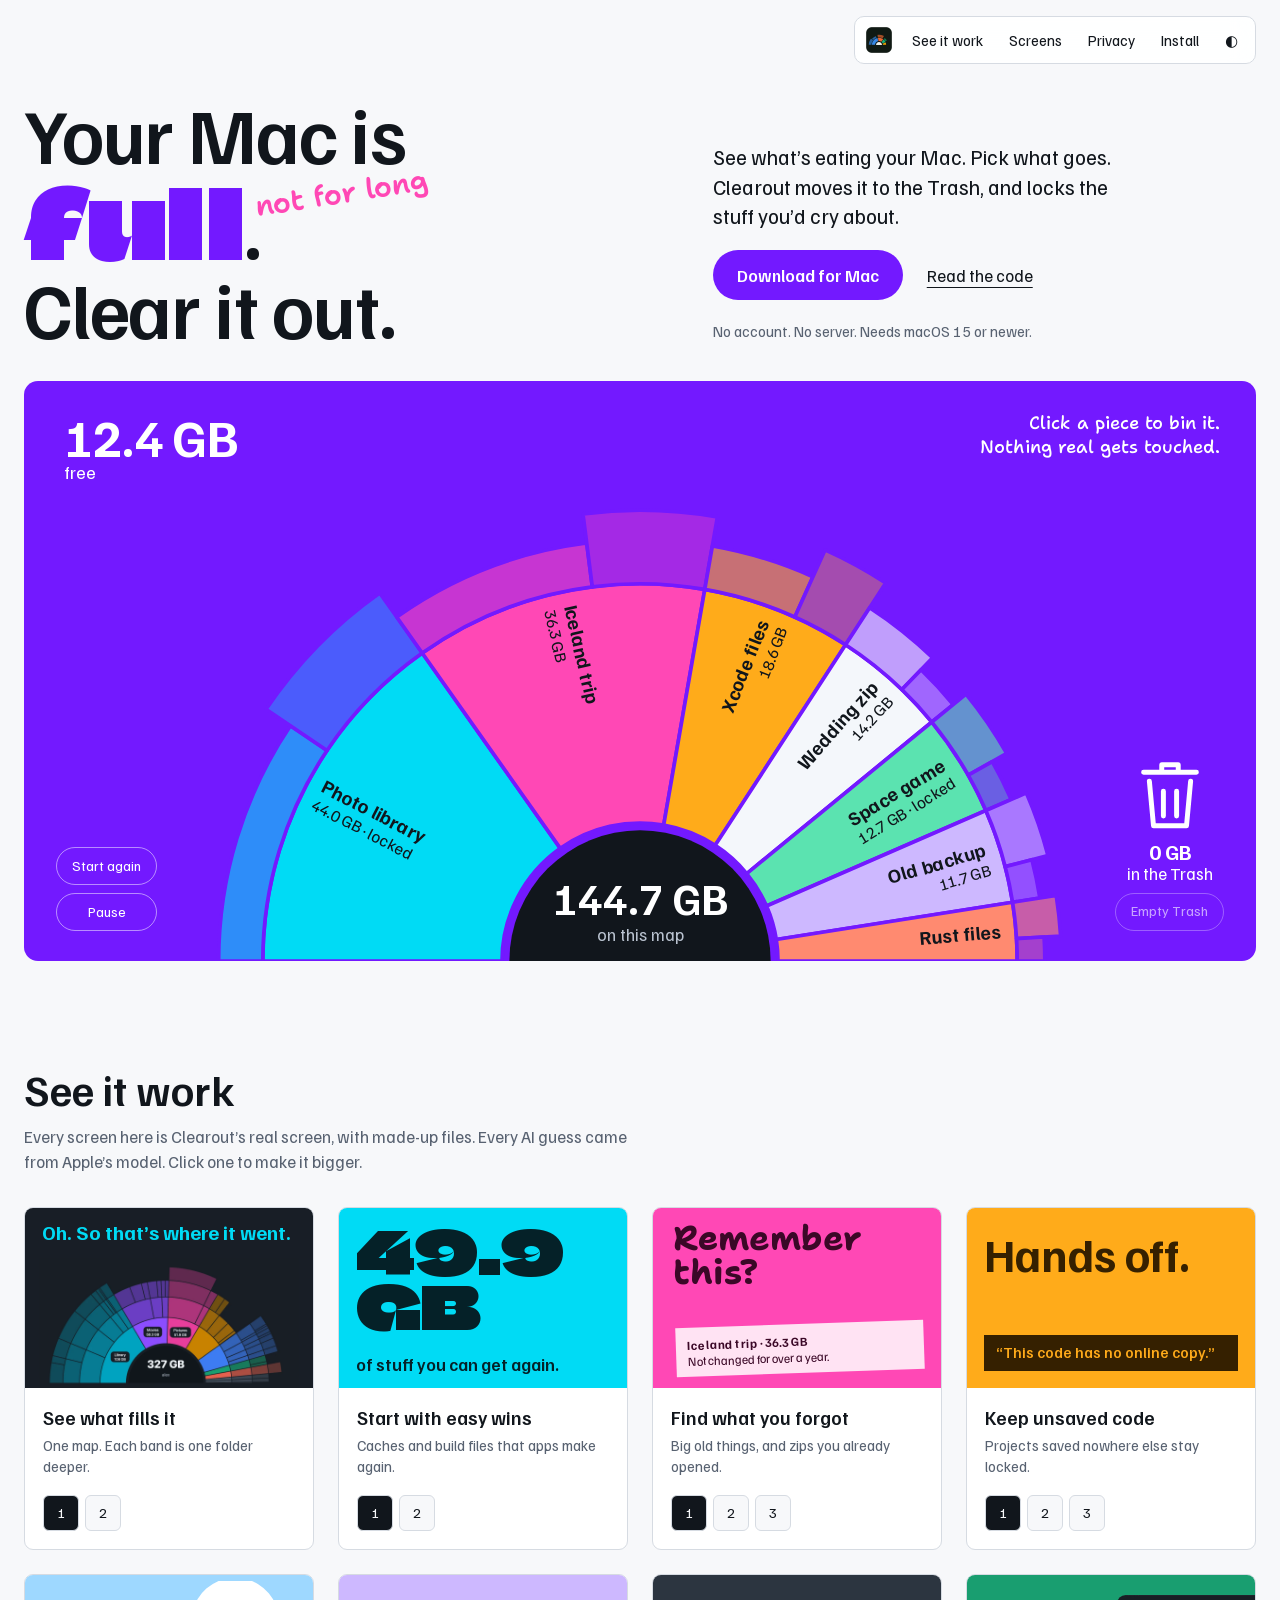
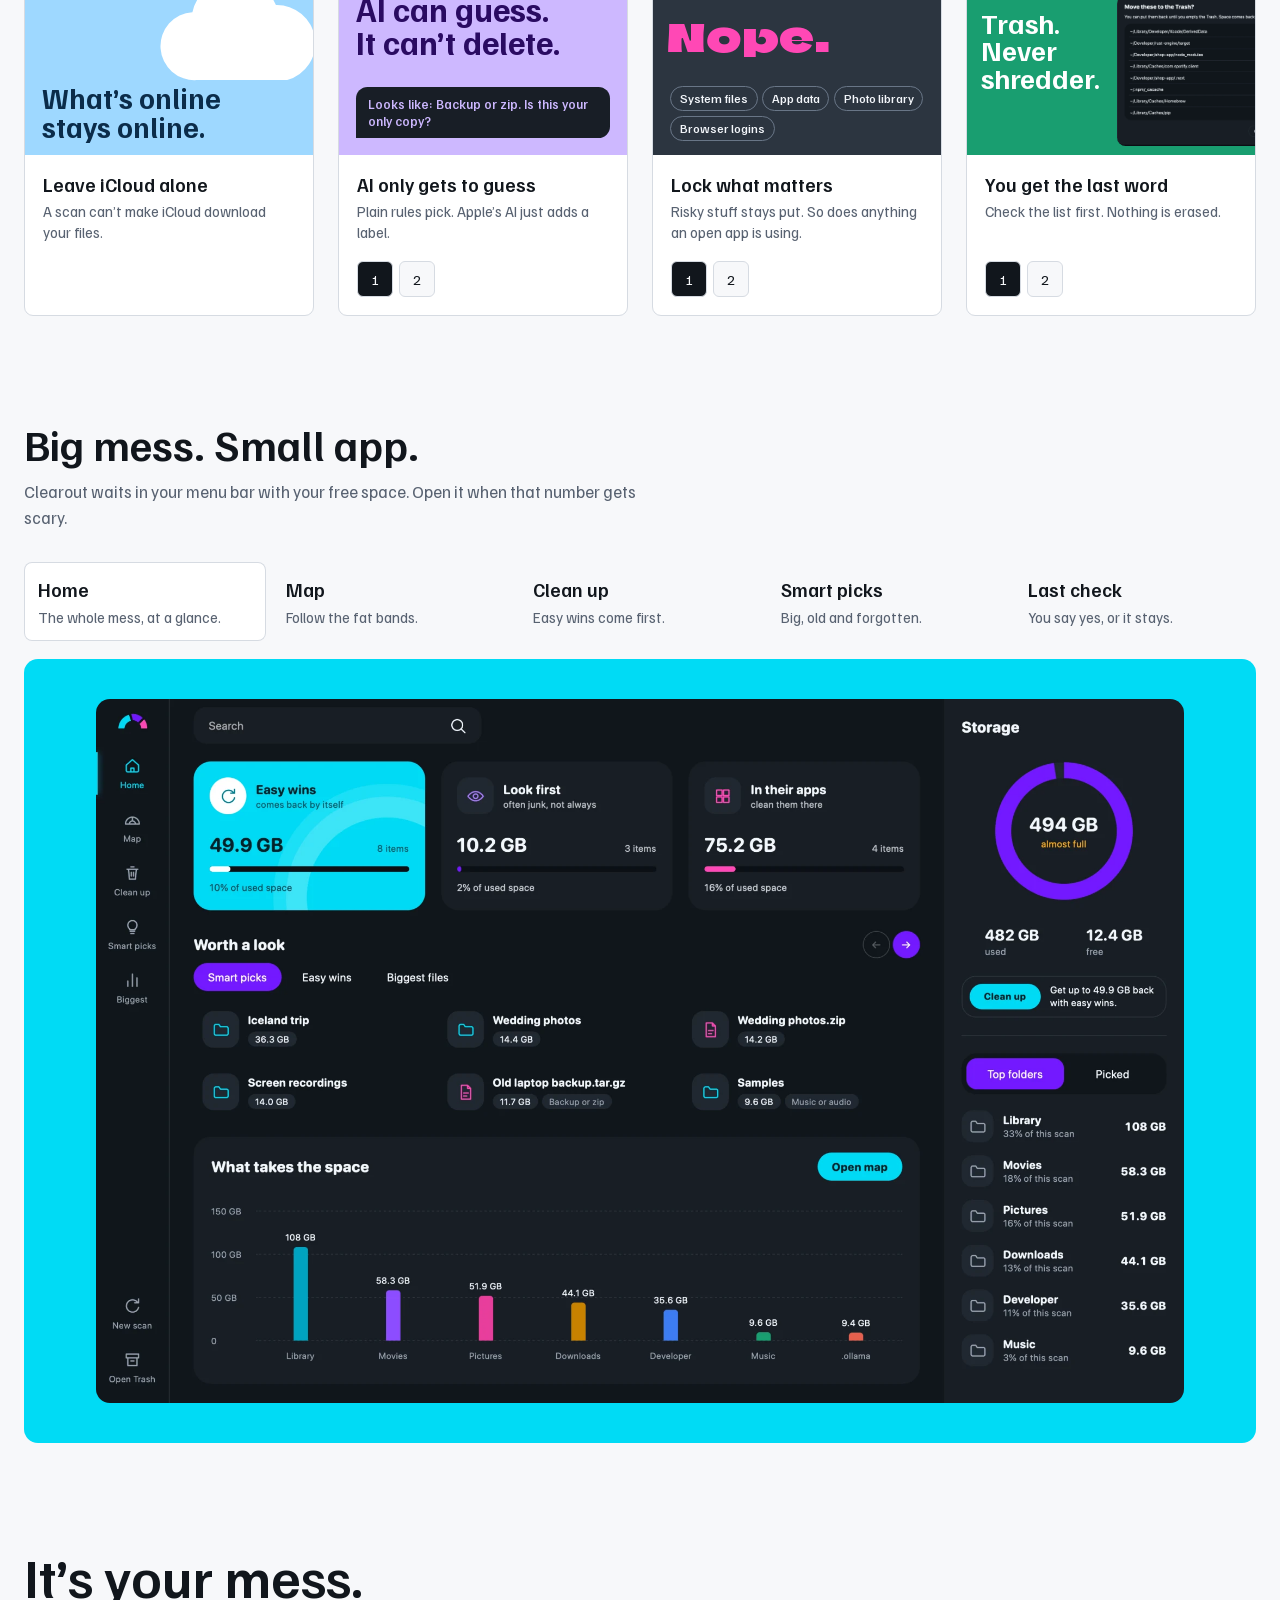
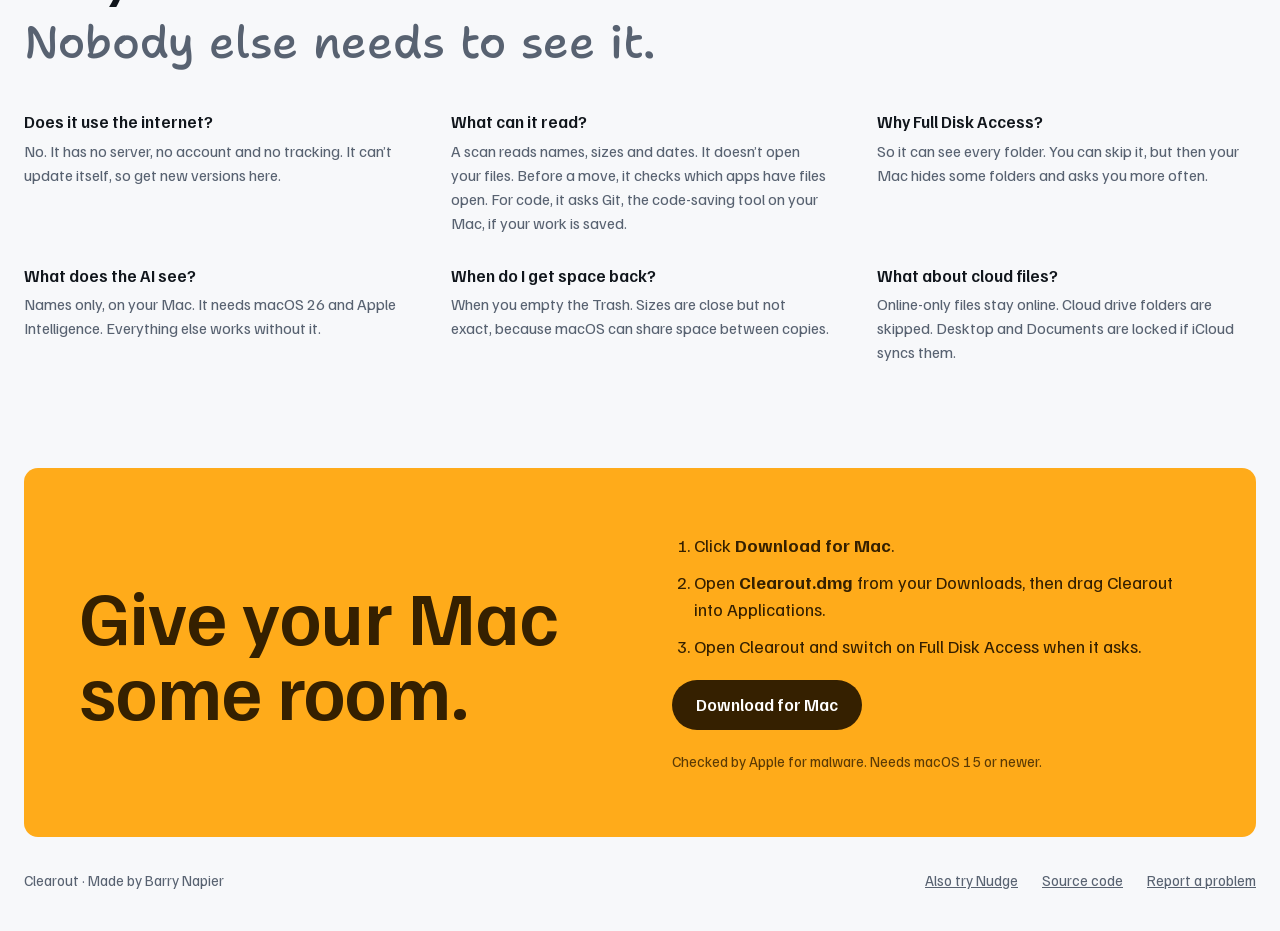
<file: site/index.html>
<!doctype html>
<html lang="en">
<head>
<meta charset="utf-8">
<meta name="viewport" content="width=device-width, initial-scale=1">
<title>Clearout · Your Mac is full. Clear it out.</title>
<meta name="description" content="A private disk cleaner for your Mac. See what fills it, pick what goes, and move it to the Trash. No account, no server.">
<link rel="canonical" href="https://clearout.bnapier.dev/">
<meta property="og:title" content="Clearout">
<meta property="og:type" content="website">
<meta property="og:url" content="https://clearout.bnapier.dev/">
<meta property="og:image" content="https://clearout.bnapier.dev/assets/share.jpg">
<meta property="og:description" content="Your Mac is full. Clear it out. A private disk cleaner that never leaves your Mac.">
<meta name="twitter:card" content="summary_large_image">
<meta name="color-scheme" content="light dark">
<link rel="icon" href="assets/favicon.png">
<link rel="preload" href="assets/fonts/climate.woff2" as="font" type="font/woff2" crossorigin>
<link rel="stylesheet" href="styles.css">
<script>
  try { const t = localStorage.getItem('theme'); if (t) document.documentElement.dataset.theme = t } catch {}
</script>
<script src="main.js" defer></script>
</head>
<body>

<nav class="nav" aria-label="Main">
  <a class="home" href="#top" aria-label="Clearout, top of page"><img src="assets/icon.png" width="32" height="32" alt=""></a>
  <a class="wide" href="#films">See it work</a>
  <a class="wide" href="#screens">Screens</a>
  <a class="wide" href="#privacy">Privacy</a>
  <a href="#install">Install</a>
  <button id="theme" type="button" aria-label="Switch between light and dark">◐</button>
</nav>

<main id="top">
  <header class="hero">
    <h1 aria-label="Your Mac is full. Clear it out.">
      <span aria-hidden="true">Your Mac is<br><span class="full" id="full">full<i>not for long</i></span>.<br>Clear it out.</span>
    </h1>
    <div class="pitch">
      <p>See what’s eating your Mac. Pick what goes. Clearout moves it to the Trash, and locks the stuff you’d cry about.</p>
      <div class="actions">
        <a class="download" href="https://github.com/barry-napier/clearout/releases/latest/download/Clearout.dmg">Download for Mac</a>
        <a class="source" href="https://github.com/barry-napier/clearout">Read the code</a>
      </div>
      <p class="needs">No account. No server. Needs macOS 15 or newer.</p>
    </div>
  </header>

  <section class="stage" id="stage" aria-label="Clearout demo, with made-up files">
    <p class="free"><b id="free">12.4 GB</b> <span>free</span></p>
    <p class="say" id="say">Click a piece to bin it.<br>Nothing real gets touched.</p>
    <svg id="map" class="map" viewBox="0 0 1000 500" role="group" aria-label="Space map"></svg>
    <div class="chips" id="chips"></div>
    <div class="bin">
      <svg id="can" viewBox="0 0 80 88" aria-hidden="true"><path class="lid" d="M8 16h64M30 16V7h20v9"/><path d="M15 27l5 54h40l5-54M32 39v30M48 39v30"/></svg>
      <p><b id="binned">0 GB</b><br>in the Trash</p>
      <button id="empty" type="button" disabled>Empty Trash</button>
    </div>
    <div class="stage-controls">
      <button id="reset" type="button">Start again</button>
      <button id="pause" type="button">Pause</button>
    </div>
  </section>

  <section id="films" class="section">
    <div class="section-head">
      <h2>See it work</h2>
      <p>Every screen here is Clearout’s real screen, with made-up files. Every AI guess came from Apple’s model. Click one to make it bigger.</p>
    </div>

    <div class="gallery">
      <article class="card">
        <button class="film f-map" type="button" aria-label="Enlarge: See what fills it">
          <span class="take" data-take="1"><span class="line">Oh. So that’s where it went.</span><img src="assets/shots/crop-fan.webp" width="1100" height="552" alt=""></span>
          <span class="take" data-take="2" hidden><span class="line">Click in. Dig down.</span><img src="assets/shots/crop-fan-developer.webp" width="1100" height="552" alt=""></span>
        </button>
        <div class="meta">
          <h3>See what fills it</h3>
          <p>One map. Each band is one folder deeper.</p>
          <div class="takes" role="group" aria-label="Map examples"></div>
        </div>
      </article>

      <article class="card">
        <button class="film f-easy" type="button" aria-label="Enlarge: Start with easy wins">
          <span class="take" data-take="1"><span class="big">49.9<br>GB</span><span class="line">of stuff you can get again.</span></span>
          <span class="take" data-take="2" hidden><span class="line top">Junk, with reasons.</span><img src="assets/shots/crop-easy.webp" width="1100" height="651" alt=""></span>
        </button>
        <div class="meta">
          <h3>Start with easy wins</h3>
          <p>Caches and build files that apps make again.</p>
          <div class="takes" role="group" aria-label="Easy win examples"></div>
        </div>
      </article>

      <article class="card">
        <button class="film f-smart" type="button" aria-label="Enlarge: Find what you forgot">
          <span class="take" data-take="1"><span class="line">Remember<br>this?</span><span class="note"><b>Iceland trip · 36.3 GB</b>Not changed for over a year.</span></span>
          <span class="take" data-take="2" hidden><span class="line">Got it<br>twice?</span><span class="note"><b>Wedding photos.zip · 14.2 GB</b>A folder with the same name is next to it.</span></span>
          <span class="take" data-take="3" hidden><span class="line small">The dusty corners.</span><img src="assets/shots/crop-smart.webp" width="1100" height="651" alt=""></span>
        </button>
        <div class="meta">
          <h3>Find what you forgot</h3>
          <p>Big old things, and zips you already opened.</p>
          <div class="takes" role="group" aria-label="Smart pick examples"></div>
        </div>
      </article>

      <article class="card">
        <button class="film f-code" type="button" aria-label="Enlarge: Keep unsaved code">
          <span class="take" data-take="1"><span class="line">Hands off.</span><span class="why">“This code has no online copy.”</span></span>
          <span class="take" data-take="2" hidden><span class="line">Not yet.</span><span class="why">“It has 2 changed files not saved.”</span></span>
          <span class="take" data-take="3" hidden><span class="line small">Save these first.</span><img src="assets/shots/crop-locked.webp" width="1100" height="410" alt=""></span>
        </button>
        <div class="meta">
          <h3>Keep unsaved code</h3>
          <p>Projects saved nowhere else stay locked.</p>
          <div class="takes" role="group" aria-label="Unsaved code examples"></div>
        </div>
      </article>

      <article class="card">
        <button class="film f-cloud" type="button" aria-label="Enlarge: Leave iCloud alone">
          <span class="take" data-take="1">
            <svg class="cloud" viewBox="0 0 120 74" aria-hidden="true"><path d="M28 70a24 24 0 0 1-3-48A31 31 0 0 1 84 17a27 27 0 0 1 8 53z"/></svg>
            <span class="line">What’s online<br>stays online.</span>
          </span>
        </button>
        <div class="meta">
          <h3>Leave iCloud alone</h3>
          <p>A scan can’t make iCloud download your files.</p>
        </div>
      </article>

      <article class="card">
        <button class="film f-ai" type="button" aria-label="Enlarge: AI only gets to guess">
          <span class="take" data-take="1"><span class="line">AI can guess.<br>It can’t delete.</span><span class="guess">Looks like: Backup or zip. Is this your only copy?</span></span>
          <span class="take" data-take="2" hidden><span class="line">You know.<br>It doesn’t.</span><span class="guess">Looks like: Game project. Do you still work on this game?</span></span>
        </button>
        <div class="meta">
          <h3>AI only gets to guess</h3>
          <p>Plain rules pick. Apple’s AI just adds a label.</p>
          <div class="takes" role="group" aria-label="AI examples"></div>
        </div>
      </article>

      <article class="card">
        <button class="film f-locks" type="button" aria-label="Enlarge: Lock what matters">
          <span class="take" data-take="1"><span class="line">Nope.</span><span class="doors"><span>System files</span><span>App data</span><span>Photo library</span><span>Browser logins</span></span></span>
          <span class="take" data-take="2" hidden><span class="line">Busy.</span><span class="why">“Spotify is using this. Quit it first.”</span></span>
        </button>
        <div class="meta">
          <h3>Lock what matters</h3>
          <p>Risky stuff stays put. So does anything an open app is using.</p>
          <div class="takes" role="group" aria-label="Lock examples"></div>
        </div>
      </article>

      <article class="card">
        <button class="film f-trash" type="button" aria-label="Enlarge: You get the last word">
          <span class="take" data-take="1"><span class="line">Trash.<br>Never<br>shredder.</span><img src="assets/shots/crop-confirm.webp" width="1100" height="799" alt=""></span>
          <span class="take" data-take="2" hidden><span class="line wide-line">Changed your mind? Put it back.</span><span class="after">It’s all there until you empty the Trash.</span></span>
        </button>
        <div class="meta">
          <h3>You get the last word</h3>
          <p>Check the list first. Nothing is erased.</p>
          <div class="takes" role="group" aria-label="Trash examples"></div>
        </div>
      </article>
    </div>
  </section>

  <section id="screens" class="section screens">
    <div class="section-head">
      <h2>Big mess. Small app.</h2>
      <p>Clearout waits in your menu bar with your free space. Open it when that number gets scary.</p>
    </div>
    <div class="tabs" role="group" aria-label="Screenshots">
      <button type="button" data-screen="home" aria-pressed="true"><b>Home</b><span>The whole mess, at a glance.</span></button>
      <button type="button" data-screen="map" aria-pressed="false"><b>Map</b><span>Follow the fat bands.</span></button>
      <button type="button" data-screen="cleanup" aria-pressed="false"><b>Clean up</b><span>Easy wins come first.</span></button>
      <button type="button" data-screen="smart" aria-pressed="false"><b>Smart picks</b><span>Big, old and forgotten.</span></button>
      <button type="button" data-screen="confirm" aria-pressed="false"><b>Last check</b><span>You say yes, or it stays.</span></button>
    </div>
    <div class="screen">
      <img id="screen" src="assets/shots/home.webp" width="2000" height="1295" loading="lazy" alt="Clearout Home screen">
    </div>
  </section>

  <section id="privacy" class="section privacy">
    <h2>It’s your mess.<br><em>Nobody else needs to see it.</em></h2>
    <dl>
      <div><dt>Does it use the internet?</dt><dd>No. It has no server, no account and no tracking. It can’t update itself, so get new versions here.</dd></div>
      <div><dt>What can it read?</dt><dd>A scan reads names, sizes and dates. It doesn’t open your files. Before a move, it checks which apps have files open. For code, it asks Git, the code-saving tool on your Mac, if your work is saved.</dd></div>
      <div><dt>Why Full Disk Access?</dt><dd>So it can see every folder. You can skip it, but then your Mac hides some folders and asks you more often.</dd></div>
      <div><dt>What does the AI see?</dt><dd>Names only, on your Mac. It needs macOS 26 and Apple Intelligence. Everything else works without it.</dd></div>
      <div><dt>When do I get space back?</dt><dd>When you empty the Trash. Sizes are close but not exact, because macOS can share space between copies.</dd></div>
      <div><dt>What about cloud files?</dt><dd>Online-only files stay online. Cloud drive folders are skipped. Desktop and Documents are locked if iCloud syncs them.</dd></div>
    </dl>
  </section>

  <section id="install" class="section install">
    <h2>Give your Mac some room.</h2>
    <div class="steps">
      <ol>
        <li>Click <b>Download for Mac</b>.</li>
        <li>Open <b>Clearout.dmg</b> from your Downloads, then drag Clearout into Applications.</li>
        <li>Open Clearout and switch on Full Disk Access when it asks.</li>
      </ol>
      <a class="download" href="https://github.com/barry-napier/clearout/releases/latest/download/Clearout.dmg">Download for Mac</a>
      <p class="needs">Checked by Apple for malware. Needs macOS 15 or newer.</p>
    </div>
  </section>
</main>

<footer>
  <span>Clearout · Made by Barry Napier</span>
  <a href="https://nudge.bnapier.dev">Also try Nudge</a>
  <a href="https://github.com/barry-napier/clearout">Source code</a>
  <a href="https://github.com/barry-napier/clearout/issues">Report a problem</a>
</footer>

<dialog id="viewer" aria-label="Bigger view">
  <button class="close" type="button">Close</button>
  <div id="viewer-film"></div>
</dialog>

</body>
</html>
</file>
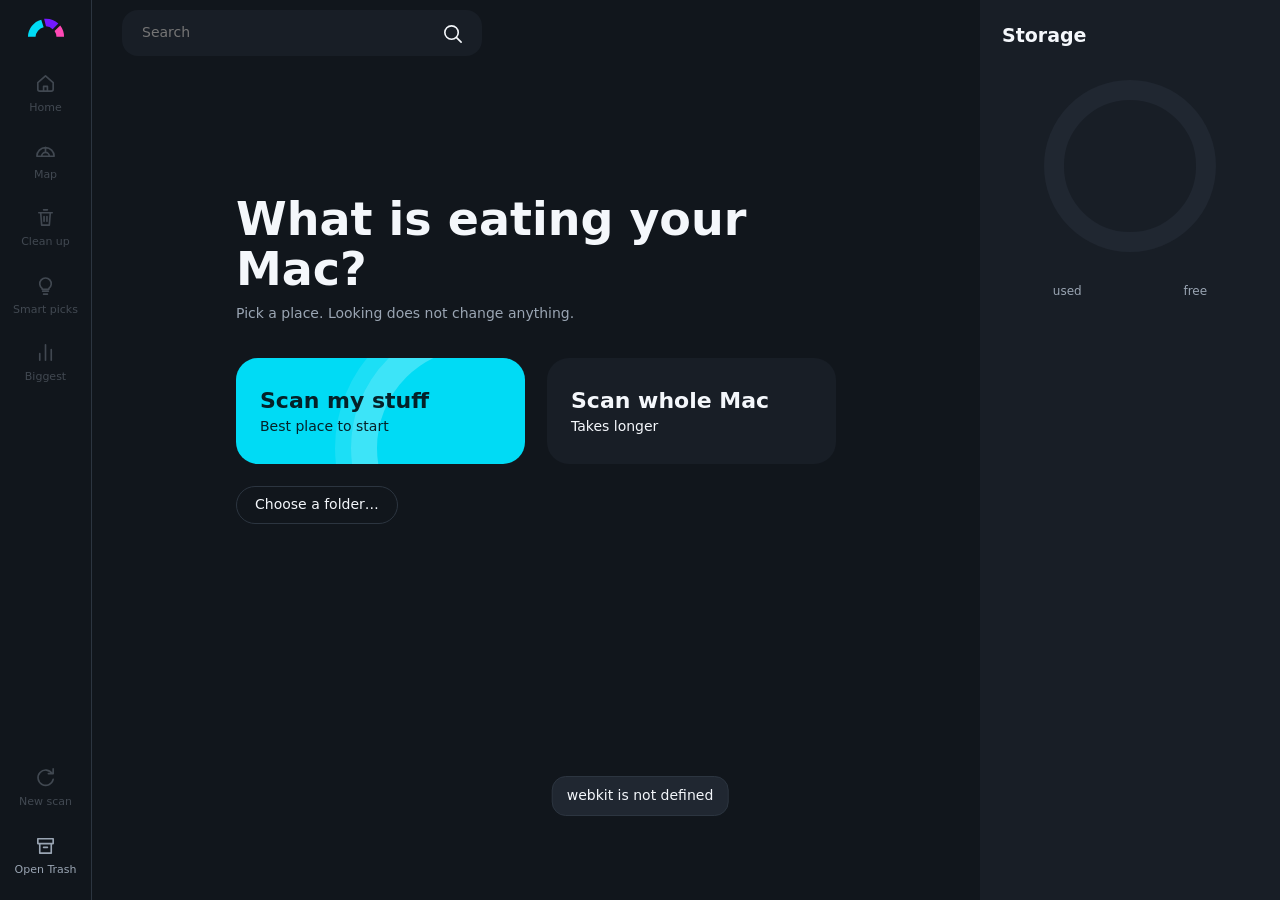
<file: Clearout/Web/index.html>
<!doctype html>
<html lang="en">
<head>
  <meta charset="utf-8">
  <meta http-equiv="Content-Security-Policy" content="default-src 'self'; connect-src 'none'; base-uri 'none'; form-action 'none'">
  <meta name="viewport" content="width=device-width, initial-scale=1">
  <title>Clearout</title>
  <link rel="stylesheet" href="style.css">
  <script src="app.js" defer></script>
</head>
<body>
  <nav class="rail" aria-label="Screens">
    <svg class="mark" viewBox="0 0 40 26" aria-hidden="true">
      <path class="mark-a" d="M1 24A19 19 0 0 1 15 6L17.5 14A11 11 0 0 0 9 24Z"/>
      <path class="mark-b" d="M18 5A19 19 0 0 1 33 10L27 16A11 11 0 0 0 20 13Z"/>
      <path class="mark-c" d="M35 12A19 19 0 0 1 39 24L31 24A11 11 0 0 0 29 18Z"/>
    </svg>
    <button data-tab="home" disabled>
      <svg viewBox="0 0 24 24"><path d="M4 11l8-7 8 7v7a2 2 0 0 1-2 2H6a2 2 0 0 1-2-2zM10 20v-5h4v5"/></svg>Home
    </button>
    <button data-tab="map" disabled>
      <svg viewBox="0 0 24 24"><path d="M3 18a9 9 0 0 1 18 0zM8 18a4 4 0 0 1 8 0M12 9v5"/></svg>Map
    </button>
    <button data-tab="cleanup" disabled>
      <svg viewBox="0 0 24 24"><path d="M5 7h14M10 4h4M7 7l1 13h8l1-13M10.5 11v5M13.5 11v5"/></svg>Clean up
    </button>
    <button data-tab="smart" disabled>
      <svg viewBox="0 0 24 24"><path d="M9 18h6M10 21h4M8.5 15a6 6 0 1 1 7 0v1h-7z"/></svg>Smart picks
    </button>
    <button data-tab="biggest" disabled>
      <svg viewBox="0 0 24 24"><path d="M6 20v-7M12 20V4M18 20v-11"/></svg>Biggest
    </button>
    <button id="again" class="bottom" disabled>
      <svg viewBox="0 0 24 24"><path d="M19 8a8 8 0 1 0 1 6M20 3v5h-5"/></svg>New scan
    </button>
    <button id="trash">
      <svg viewBox="0 0 24 24"><path d="M4 5h16v5H4zM6 10v10h12V10M10 14h4"/></svg>Open Trash
    </button>
  </nav>

  <div class="center">
    <header>
      <label class="search">
        <input id="search" type="search" placeholder="Search" aria-label="Search by name" autocomplete="off" spellcheck="false" disabled>
        <svg viewBox="0 0 24 24" aria-hidden="true"><circle cx="11" cy="11" r="7"/><path d="M16 16l5 5"/></svg>
      </label>
      <span id="scan-note"></span>
    </header>

    <main>
      <section id="start" class="screen">
        <h1>What is eating your Mac?</h1>
        <p>Pick a place. Looking does not change anything.</p>
        <div class="choices">
          <button class="choice featured" id="scan-home"><b>Scan my stuff</b><span>Best place to start</span></button>
          <button class="choice" id="scan-disk"><b>Scan whole Mac</b><span>Takes longer</span></button>
        </div>
        <button class="pill outline" id="scan-choose">Choose a folder…</button>
      </section>

      <section id="busy" class="screen" hidden>
        <div class="loader">
          <i></i>
          <strong id="busy-size">0 MB</strong>
        </div>
        <h2 id="busy-count">Starting…</h2>
        <p id="busy-path" class="path"></p>
        <p>If your Mac asks for permission, click Allow.</p>
        <button class="pill outline" id="stop">Stop</button>
      </section>

      <section id="results" hidden>
        <div id="notice" hidden>
          <span id="notice-text"></span>
          <button class="pill cyan" id="access">Show hidden folders</button>
        </div>

        <div id="home" class="page">
          <div id="cards"></div>
          <div class="heading">
            <h2>Worth a look</h2>
            <div class="arrows">
              <button id="back" class="round" aria-label="Show the items before">←</button>
              <button id="next" class="round next" aria-label="Show more items">→</button>
            </div>
          </div>
          <div class="pills">
            <button class="pill" data-feed="smart">Smart picks</button>
            <button class="pill" data-feed="again">Easy wins</button>
            <button class="pill" data-feed="biggest">Biggest files</button>
          </div>
          <div id="tiles"></div>
          <div class="panel">
            <div class="heading">
              <h2>What takes the space</h2>
              <button class="pill cyan" id="open-map">Open map</button>
            </div>
            <div id="chart"></div>
          </div>
        </div>

        <div id="map" class="page" hidden>
          <div class="panel">
            <nav id="crumbs" aria-label="Folder path"></nav>
            <svg id="fan" viewBox="0 0 760 410" role="img" aria-label="Space map. The list below has the same items."></svg>
            <p id="detail" class="path"></p>
            <p class="help">Each band is one folder deeper. Click a piece to go in. Click the middle to go back.</p>
          </div>
          <ul id="map-list" class="list"></ul>
        </div>

        <div id="cleanup" class="page" hidden></div>
        <div id="smart" class="page" hidden></div>
        <div id="biggest" class="page" hidden></div>
        <div id="found" class="page" hidden></div>
      </section>
    </main>

    <footer id="pile" hidden>
      <div><strong id="pile-size"></strong> <span id="pile-count"></span></div>
      <button class="pill outline" id="pile-clear">Clear picks</button>
      <button class="pill cyan" id="pile-review">Check and move to Trash</button>
    </footer>
  </div>

  <aside>
    <h2>Storage</h2>
    <div class="ring">
      <svg viewBox="0 0 200 200" aria-hidden="true">
        <circle class="track" cx="100" cy="100" r="80"/>
        <circle id="ring" class="value" cx="100" cy="100" r="80" pathLength="100"/>
      </svg>
      <p><strong id="ring-size"></strong><span id="ring-label"></span></p>
    </div>
    <div class="numbers">
      <p><strong id="used"></strong><span>used</span></p>
      <p><strong id="free"></strong><span>free</span></p>
    </div>
    <div id="wins" hidden>
      <button class="pill cyan" id="wins-open">Clean up</button>
      <p id="wins-text"></p>
    </div>
    <div id="side" hidden>
      <div class="switch">
        <button class="pill" data-side="folders">Top folders</button>
        <button class="pill" data-side="picked" id="side-picked">Picked</button>
      </div>
      <ul id="side-list"></ul>
    </div>
  </aside>

  <dialog id="confirm" aria-labelledby="confirm-title">
    <h2 id="confirm-title">Move these to the Trash?</h2>
    <p>You can put them back until you empty the Trash. Space comes back only after you empty it.</p>
    <p id="sync-warning" class="warning">Some picks are in Desktop or Documents. If iCloud syncs them, they leave your other devices too.</p>
    <ul id="kept" class="warning" hidden></ul>
    <ul id="confirm-list" class="list"></ul>
    <div class="actions">
      <button id="cancel" class="pill outline" autofocus>Cancel</button>
      <button id="move" class="pill cyan">Move to Trash</button>
    </div>
  </dialog>

  <div id="tip" hidden></div>
  <div id="toast" role="status" hidden></div>
</body>
</html>
</file>
<file: site/styles.css>
/*
  Layout: the same quiet frame as Nudge, around loud little films.
  Colours come from the app. The fan and the fat word are Clearout's own marks.
  Films are sized in cqw, so the same markup works small and enlarged.
*/
@font-face { font-family: Familjen; src: url(assets/fonts/familjen.woff2) format("woff2"); font-weight: 400 700; font-display: swap }
@font-face { font-family: Shantell; src: url(assets/fonts/shantell.woff2) format("woff2"); font-weight: 400 700; font-display: swap }
@font-face { font-family: Climate; src: url(assets/fonts/climate.woff2) format("woff2"); font-weight: 400; font-display: swap }

:root {
  --bg: #f7f8fa;
  --surface: #fff;
  --text: #11161c;
  --muted: #586271;
  --line: #d6dbe2;
  --accent: #7319ff;
  --word: #7319ff;
  --nav: rgb(255 255 255 / .88);
  --ink: #11161c;
  --cyan: #00dbf5;
  --pink: #ff48b5;
  --amber: #ffab1a;
  --ui: Familjen, system-ui, sans-serif;
  --fat: Climate, Impact, sans-serif;
  --hand: Shantell, "Comic Sans MS", cursive;
  --ease: cubic-bezier(.23, 1, .32, 1);
  color-scheme: light;
}
@media (prefers-color-scheme: dark) {
  :root:not([data-theme="light"]) {
    --bg: #11161c; --surface: #181e26; --text: #f4f7fb; --muted: #9aa5b3;
    --line: #2c3540; --word: #00dbf5; --nav: rgb(24 30 38 / .88); color-scheme: dark;
  }
}
:root[data-theme="dark"] {
  --bg: #11161c; --surface: #181e26; --text: #f4f7fb; --muted: #9aa5b3;
  --line: #2c3540; --word: #00dbf5; --nav: rgb(24 30 38 / .88); color-scheme: dark;
}

*, *::before, *::after { box-sizing: border-box }
[hidden] { display: none !important }
html { scroll-behavior: smooth; scroll-padding-top: 72px }
body { margin: 0; background: var(--bg); color: var(--text); font: 17px/1.5 var(--ui); -webkit-font-smoothing: antialiased }
main, footer { width: 100%; max-width: 1312px; margin: 0 auto; padding-inline: 24px }
img, svg { display: block; max-width: 100% }
h1, h2, h3, p { margin: 0 }
h1, h2 { text-wrap: balance }
h2 { font-size: clamp(30px, 3.4vw, 46px); line-height: 1.08; font-weight: 600 }
a { color: inherit }
button { font: inherit; color: inherit; cursor: pointer }
button:disabled { cursor: default }
:focus-visible { outline: 3px solid var(--word); outline-offset: 3px }

/* Floating nav */
.nav {
  position: fixed; top: 16px; right: 24px; z-index: 10;
  display: flex; align-items: center; gap: 2px; padding: 5px;
  background: var(--nav); backdrop-filter: blur(12px);
  border: 1px solid var(--line); border-radius: 10px; font-size: 15px;
}
.nav a, .nav button {
  display: flex; align-items: center; justify-content: center; min-height: 36px; padding: 0 12px;
  border: 0; border-radius: 6px; background: none; text-decoration: none; white-space: nowrap;
}
.nav a:hover, .nav button:hover { background: var(--bg) }
.nav .home { padding: 0 3px }

/* Hero */
.hero { display: grid; grid-template-columns: 1.15fr 1fr; gap: 24px 64px; align-items: end; padding: 94px 0 32px }
.hero h1 { font-size: clamp(46px, 6.1vw, 82px); line-height: 1.02; font-weight: 600; letter-spacing: -.015em }
.full {
  position: relative; display: inline-block; color: var(--word);
  font: 400 1.22em/1 var(--fat); letter-spacing: 0; font-variation-settings: "YEAR" 1979;
  transition: font-variation-settings 1.1s var(--ease);
}
.full i {
  position: absolute; left: calc(100% + .35em); top: .18em; color: var(--pink); white-space: nowrap;
  font: 600 .3em/1 var(--hand); transform: rotate(-9deg);
  animation: scribble .7s .9s var(--ease) backwards;
}
.pitch { display: grid; gap: 20px; padding-bottom: 6px }
.pitch > p:first-child { font-size: 21px; line-height: 1.4; max-width: 34ch }
.actions { display: flex; flex-wrap: wrap; align-items: center; gap: 12px 24px }
.download {
  display: inline-flex; align-items: center; min-height: 50px; padding: 0 24px;
  background: var(--accent); color: #fff; border-radius: 99px; font-weight: 600; text-decoration: none;
  transition: transform .15s var(--ease), filter .15s;
}
.download:hover { filter: brightness(1.12) }
.download:active { transform: scale(.97) }
.source { text-underline-offset: 5px }
.needs { color: var(--muted); font-size: 15px }

/* The big demo */
.stage { position: relative; height: 580px; overflow: hidden; border-radius: 14px; background: var(--accent); color: #fff }
.stage :focus-visible { outline-color: #fff }
.free { position: absolute; left: 40px; top: 30px; line-height: 1 }
.free b { display: block; font-size: 52px; font-variant-numeric: tabular-nums }
.free span { font-size: 18px }
.say { position: absolute; right: 36px; top: 30px; width: 260px; text-align: right; font: 500 18px/1.35 var(--hand) }
.map { position: absolute; left: 50%; bottom: 0; translate: -50%; width: min(920px, 78%); aspect-ratio: 2; overflow: visible }
.piece { cursor: pointer; outline: none }
.piece path { stroke: var(--accent); stroke-width: 4; stroke-linejoin: round }
.piece:hover { filter: brightness(1.12) }
.piece:focus-visible path { stroke: #fff; stroke-width: 7 }
.piece text { pointer-events: none; font: 700 21px var(--ui) }
.piece .amount { font-weight: 400; font-size: 18px }
.piece.no { animation: no .4s }
.map .hub { fill: var(--ink) }
.map .total { fill: #fff; text-anchor: middle; font: 700 48px var(--ui) }
.map .total-label { fill: #b9c2cf; text-anchor: middle; font: 400 19px var(--ui) }
.flyer { pointer-events: none }
.chips { display: none }
.bin { position: absolute; right: 32px; bottom: 30px; display: grid; justify-items: center; gap: 8px; text-align: center; line-height: 1.2 }
.bin svg { width: 66px; fill: none; stroke: #fff; stroke-width: 6; stroke-linecap: round; stroke-linejoin: round; overflow: visible }
.bin .lid { transform-origin: 72px 16px; transition: transform .3s var(--ease) }
.bin .open .lid { transform: rotate(24deg) }
.bin b { font-size: 21px }
.stage button { min-height: 38px; padding: 0 15px; border: 1px solid rgb(255 255 255 / .5); border-radius: 99px; background: transparent; color: #fff; font-size: 14px }
.bin button:not(:disabled) { border-color: var(--cyan); background: var(--cyan); color: var(--ink); font-weight: 700 }
.bin button:disabled { opacity: .6 }
.stage-controls { position: absolute; left: 32px; bottom: 30px; display: grid; gap: 8px }

/* Film gallery */
.section { padding-top: 104px }
.section-head { display: grid; gap: 12px; margin-bottom: 32px }
.section-head p { color: var(--muted); max-width: 62ch }
.gallery { display: grid; grid-template-columns: repeat(4, minmax(0, 1fr)); gap: 24px }
.card {
  display: flex; flex-direction: column; overflow: hidden;
  background: var(--surface); border: 1px solid var(--line); border-radius: 9px;
}
.meta { flex: 1; display: flex; flex-direction: column; gap: 4px; padding: 18px }
.meta h3 { font-size: 19px; line-height: 1.3; font-weight: 600 }
.meta p { color: var(--muted); font-size: 15px; line-height: 1.4 }
.takes { display: flex; gap: 6px; margin-top: auto; padding-top: 14px }
.takes button { width: 36px; height: 36px; padding: 0; border: 1px solid var(--line); border-radius: 6px; background: var(--bg); font-size: 14px }
.takes button[aria-pressed="true"] { background: var(--text); color: var(--bg) }

.film {
  container-type: inline-size; position: relative; display: block; flex: none;
  width: 100%; aspect-ratio: 16 / 10; overflow: hidden; padding: 0; border: 0; text-align: left;
}
.film .take { position: absolute; inset: 0; display: block }
.film .take > * { position: absolute; display: block }
.film img { max-width: none; height: auto }

.f-map { background: #181e26; color: var(--cyan) }
.f-map .line { left: 6cqw; right: 6cqw; top: 5cqw; font: 700 7cqw/1 var(--ui) }
.f-map img { left: 5cqw; bottom: 0; width: 90cqw }

.f-easy { background: var(--cyan); color: #052128 }
.f-easy .big { left: 6cqw; top: 6cqw; font: 400 20cqw/.95 var(--fat); font-variation-settings: "YEAR" 1979 }
.f-easy .line { left: 6cqw; bottom: 5cqw; font: 600 6cqw/1 var(--ui) }
.f-easy .line.top { top: 6cqw; bottom: auto; font-size: 8cqw }
.f-easy img { left: 7cqw; top: 19cqw; width: 108cqw; border-radius: 2cqw }

.f-smart { background: var(--pink); color: #3b0827 }
.f-smart .line { left: 7cqw; top: 5cqw; font: 700 12cqw/.98 var(--hand) }
.f-smart .line.small { font-size: 8cqw }
.f-smart .note { left: 8cqw; right: 6cqw; bottom: 5cqw; padding: 3cqw 4cqw; background: #ffe3f3; font: 400 4.3cqw/1.3 var(--ui); transform: rotate(-2deg) }
.f-smart .note b { display: block }
.f-smart img { left: 7cqw; top: 20cqw; width: 104cqw; border-radius: 2cqw }

.f-code { background: var(--amber); color: #352000 }
.f-code .line { left: 6cqw; top: 8cqw; white-space: nowrap; font: 700 16cqw/1 var(--ui) }
.f-code .line.small { top: 6cqw; font-size: 9cqw }
.f-code .why { left: 6cqw; right: 6cqw; bottom: 6cqw; padding: 3cqw 4cqw; background: #352000; color: var(--amber); font: 500 5.4cqw/1.2 var(--ui) }
.f-code img { left: 5cqw; top: 22cqw; width: 108cqw; border-radius: 2cqw }

.f-cloud { background: #9ed8ff; color: #0b2c4a }
.f-cloud .cloud { right: -5cqw; top: 2cqw; width: 59cqw; fill: #fff }
.f-cloud .line { left: 6cqw; bottom: 5cqw; font: 700 10cqw/1 var(--ui) }

.f-ai { background: #cdb8ff; color: #2a0b62 }
.f-ai .line { left: 6cqw; top: 6cqw; font: 700 11.5cqw/1 var(--ui) }
.f-ai .guess { left: 6cqw; right: 6cqw; bottom: 6cqw; padding: 3cqw 4cqw; border-radius: 4cqw 4cqw 4cqw 0; background: #181e26; color: #cdb8ff; font: 500 4.6cqw/1.25 var(--ui) }

.f-locks { background: #2c3540; color: #f4f7fb }
.f-locks .line { left: 5cqw; top: 15cqw; font: 400 13.5cqw/1 var(--fat); color: var(--pink); font-variation-settings: "YEAR" 2000 }
.f-locks .why { left: 6cqw; right: 6cqw; bottom: 6cqw; padding: 3cqw 4cqw; background: var(--pink); color: #3b0827; font: 500 5.2cqw/1.2 var(--ui) }
.f-locks .doors { left: 6cqw; right: 6cqw; bottom: 5cqw; display: flex; flex-wrap: wrap; gap: 1.6cqw }
.f-locks .doors span { padding: 1.4cqw 3cqw; border: .35cqw solid #697687; border-radius: 9cqw; font: 500 4.3cqw/1.2 var(--ui) }

.f-trash { background: #199e70; color: #fff }
.f-trash .line { left: 5cqw; top: 12cqw; font: 700 9.6cqw/1 var(--ui) }
.f-trash img { left: 52cqw; top: 7cqw; width: 72cqw; border-radius: 3cqw }
.f-trash .wide-line { left: 6cqw; right: 6cqw; top: 7cqw; font-size: 12cqw }
.f-trash .after { left: 6cqw; right: 6cqw; bottom: 6cqw; font: 500 4.5cqw/1.2 var(--hand) }

/* A film rests on its last frame. .play runs it from the start. */
.play .take > :nth-child(1) { animation: rise .8s var(--ease) backwards }
.play .take > :nth-child(2) { animation: land 1s .45s var(--ease) backwards }
.f-easy.play .big { animation: slim 1.4s var(--ease) backwards }
.f-smart.play .note { animation: slap .8s .4s var(--ease) backwards }
.f-locks.play .line { animation: no .5s .2s }

dialog { width: min(1100px, calc(100vw - 32px), calc((100dvh - 110px) * 1.6)); max-width: none; padding: 0; border: 0; background: transparent; overflow: visible }
dialog::backdrop { background: rgb(5 8 11 / .84) }
dialog .film { border-radius: 12px; cursor: default }
dialog .close { display: block; margin: 0 0 10px auto; min-height: 40px; padding: 0 14px; border: 0; border-radius: 7px; background: #fff; color: var(--ink) }

/* Screenshots */
.tabs { display: grid; grid-template-columns: repeat(5, minmax(0, 1fr)); gap: 6px; margin-bottom: 18px }
.tabs button { display: grid; align-content: start; gap: 2px; padding: 14px; text-align: left; border: 0; border-radius: 8px; background: none; color: var(--muted) }
.tabs b { color: var(--text); font-weight: 600; font-size: 19px }
.tabs span { font-size: 15px; line-height: 1.35 }
.tabs [aria-pressed="true"] { background: var(--surface); box-shadow: inset 0 0 0 1px var(--line) }
.screen { padding: 40px 72px; border-radius: 14px; background: var(--cyan) }
.screen img { width: 100%; height: auto; border-radius: 14px }

/* Privacy */
.privacy h2 { font-size: clamp(30px, 4.3vw, 58px) }
.privacy em { font: 500 .82em/1.2 var(--hand); color: var(--muted) }
.privacy dl { display: grid; grid-template-columns: repeat(3, minmax(0, 1fr)); gap: 28px 48px; margin: 40px 0 0 }
.privacy dt { font-weight: 600; margin-bottom: 4px }
.privacy dd { margin: 0; color: var(--muted); font-size: 16px }

/* Install */
.install { margin-top: 104px; padding: 64px 56px; display: grid; grid-template-columns: minmax(0, 1fr) minmax(0, 1fr); gap: 28px 64px; align-items: center; border-radius: 14px; background: var(--amber); color: #352000 }
.install :focus-visible { outline-color: #352000 }
.install h2 { font-size: clamp(44px, 6vw, 84px); line-height: .98 }
.steps { display: grid; gap: 20px; min-width: 0 }
.steps .needs { color: #5a3a05 }
.install ol { min-width: 0; margin: 0; padding-left: 22px; display: grid; grid-template-columns: minmax(0, 1fr); gap: 10px; font-size: 18px }
.install li { min-width: 0 }
.install .download { justify-self: start; background: #352000 }
footer { display: flex; flex-wrap: wrap; gap: 8px 24px; padding-block: 32px 40px; color: var(--muted); font-size: 15px }
footer span { margin-right: auto }

@media (max-width: 1080px) {
  .gallery { grid-template-columns: repeat(2, minmax(0, 1fr)) }
  .hero { grid-template-columns: minmax(0, 1fr) }
}
/* Small: the labels would be too tiny to read or tap, so buttons name the pieces. */
@media (max-width: 940px) {
  .stage { height: auto; padding: 20px 16px; display: flex; flex-direction: column; align-items: stretch; gap: 14px }
  .free, .say, .map, .bin, .stage-controls { position: relative; inset: auto }
  .free b { font-size: 40px }
  .say { width: auto; min-height: 49px; text-align: left }
  .map { translate: none; width: 100% }
  .piece text { display: none }
  .map .total { font-size: 54px }
  .chips { display: flex; flex-wrap: wrap; gap: 6px }
  .chips button { display: flex; align-items: center; gap: 7px }
  .chips i { width: 10px; height: 10px; border-radius: 3px }
  .bin { display: flex; justify-content: space-between; align-items: center; text-align: left }
  .bin svg { width: 38px }
  .bin p { margin-right: auto }
  .stage-controls { display: flex }
  .tabs { display: flex; overflow-x: auto }
  .tabs button { flex: none; width: 180px }
  .screen { padding: 14px }
  .install { grid-template-columns: minmax(0, 1fr) }
}
@media (max-width: 720px) {
  main, footer { padding-inline: 16px }
  .nav { top: 10px; right: 12px }
  .nav .wide { display: none }
  .hero { padding-top: 88px }
  .hero h1 { font-size: clamp(38px, 12vw, 64px); line-height: 1.08 }
  .full i { top: .3em }
  .pitch > p:first-child { font-size: 19px }
  .section { padding-top: 72px }
  .gallery, .privacy dl { grid-template-columns: minmax(0, 1fr) }
  .screen img { border-radius: 6px }
  .install { margin-top: 72px; padding: 36px 20px }
}

@keyframes scribble { from { opacity: 0; clip-path: inset(0 100% 0 0) } }
@keyframes rise { from { opacity: 0; translate: 0 3cqw } }
@keyframes land { from { opacity: 0; translate: 7cqw 0; scale: .95 } }
@keyframes slap { from { opacity: 0; scale: 1.3; rotate: 7deg } }
@keyframes slim { from { font-variation-settings: "YEAR" 2050 } }
@keyframes no { 25%, 75% { translate: -7px 0 } 50% { translate: 7px 0 } }

@media (prefers-reduced-motion: reduce) {
  html { scroll-behavior: auto }
  *, *::before, *::after { animation: none !important; transition: none !important }
}
</file>
<file: Clearout/Web/style.css>
:root {
  color-scheme: dark;
  --bg: #11161c; --surface: #181e26; --raised: #202731; --line: #2c3540;
  --ink: #f4f7fb; --muted: #9aa5b3;
  --cyan: #00dbf5; --purple: #7319ff; --pink: #ff48b5; --amber: #ffab1a;
  /* Chart colors, checked for color blindness on --surface. */
  --c0: #00a3c0; --c1: #8b4dff; --c2: #e83e9c; --c3: #c98200; --c4: #3d7df2; --c5: #199e70; --c6: #e5604d; --rest: #4b5663;
}
* { box-sizing: border-box; }
[hidden] { display: none !important; }
html, body { height: 100%; }
body {
  margin: 0; overflow: hidden; cursor: default; -webkit-user-select: none;
  display: grid; grid-template-columns: 92px minmax(0, 1fr) 300px;
  background: var(--bg); color: var(--ink); font: 14px/1.4 ui-rounded, system-ui, sans-serif;
}
button, input { font: inherit; color: inherit; }
button { border: 0; padding: 0; background: none; cursor: pointer; }
button:disabled { cursor: default; }
button:focus-visible, input:focus-visible { outline: 2px solid var(--cyan); outline-offset: 2px; }
h1, h2, h3, p { margin: 0; }
h2 { font-size: 19px; font-weight: 800; }
svg { display: block; }

/* Pills and round buttons */
.pill { padding: 8px 18px; border-radius: 99px; white-space: nowrap; }
.pill:hover:not(:disabled) { filter: brightness(1.15); }
.pill[aria-pressed=true], .pill.purple { background: var(--purple); color: #fff; }
.pill.cyan { background: var(--cyan); color: #052128; font-weight: 750; }
.pill.outline { border: 1px solid var(--line); }
.pill:disabled { opacity: .5; }
.round { width: 34px; height: 34px; border: 1px solid var(--muted); border-radius: 50%; }
.round.next { border-color: var(--purple); background: var(--purple); }
.round:disabled { opacity: .3; }

/* Left rail */
.rail { min-height: 0; display: flex; flex-direction: column; gap: 6px; padding: 14px 0; border-right: 1px solid var(--line); overflow: auto; }
.rail .mark { width: 38px; flex: none; margin: 0 auto 18px; }
.mark-a { fill: var(--cyan); } .mark-b { fill: var(--purple); } .mark-c { fill: var(--pink); }
.rail button { position: relative; flex: none; display: flex; flex-direction: column; align-items: center; gap: 5px; padding: 9px 2px; color: var(--muted); font-size: 11px; }
.rail button:hover:not(:disabled) { color: var(--ink); }
.rail button:disabled { opacity: .35; }
.rail button[aria-current=page] { color: var(--cyan); }
.rail button[aria-current=page]::before { content: ""; position: absolute; left: 0; top: 4px; bottom: 4px; width: 2px; background: var(--cyan); box-shadow: 0 0 10px var(--cyan); }
.rail .bottom { margin-top: auto; }
.rail button svg, .search svg, .badge svg { width: 23px; height: 23px; fill: none; stroke: currentColor; stroke-width: 1.7; stroke-linecap: round; stroke-linejoin: round; }

/* Middle */
.center { min-width: 0; min-height: 0; display: flex; flex-direction: column; }
header { flex: none; display: flex; align-items: center; gap: 18px; padding: 10px 30px 16px; }
.search { flex: 0 1 360px; display: flex; align-items: center; gap: 8px; height: 46px; padding: 0 18px; border-radius: 16px; background: var(--surface); }
.search input { flex: 1; min-width: 0; border: 0; background: none; outline: 0; -webkit-appearance: none; }
.search:focus-within { box-shadow: inset 0 0 0 1px var(--cyan); }
#scan-note { margin-left: auto; color: var(--muted); font-size: 12px; text-align: right; }
main { flex: 1; min-height: 0; overflow: auto; padding: 6px 30px 26px; }

.screen { max-width: 600px; margin: auto; padding-top: 13vh; }
.screen h1 { font-size: 46px; line-height: 1.08; font-weight: 800; }
.screen > p { margin-top: 10px; color: var(--muted); }
.choices { display: grid; grid-template-columns: 1fr 1fr; gap: 22px; margin: 34px 0 22px; }
.choice, .card { position: relative; overflow: hidden; border-radius: 22px; background: var(--surface); text-align: left; transition: transform .15s; }
.choice:hover, .card:hover { transform: translateY(-3px); }
.choice { padding: 28px 24px; }
.choice b { display: block; font-size: 22px; }
.featured { isolation: isolate; background: var(--cyan); color: #052128; }
/* Our own decoration: the bands of the map, cropped. */
.featured::after {
  content: ""; position: absolute; right: -78px; bottom: -110px; width: 200px; height: 200px; border-radius: 50%;
  border: 26px solid #ffffff3d; box-shadow: 0 0 0 16px #ffffff1c; pointer-events: none; z-index: -1;
}
#busy { text-align: center; }
.loader { position: relative; width: 210px; height: 210px; margin: 0 auto 28px; display: grid; place-items: center; }
.loader i { position: absolute; inset: 0; border-radius: 50%; border: 22px solid var(--raised); border-top-color: var(--purple); border-right-color: var(--purple); animation: spin 1.3s linear infinite; }
.loader strong { font-size: 27px; }
@keyframes spin { to { transform: rotate(1turn); } }
@media (prefers-reduced-motion: reduce) { .loader i { animation: none; } }

#notice, .warning { padding: 9px 16px; border-radius: 14px; background: var(--surface); color: var(--muted); }
#notice { display: flex; align-items: center; gap: 12px; margin-bottom: 18px; font-size: 12px; }
#notice-text { flex: 1; }
.warning { color: var(--amber); }
.path, .name { -webkit-user-select: text; }
.path { color: var(--muted); overflow-wrap: anywhere; min-height: 22px; }
.help { color: var(--muted); font-size: 12px; text-align: center; }

/* Home */
#cards { display: grid; grid-template-columns: repeat(3, minmax(0, 1fr)); gap: 20px; margin-bottom: 26px; }
.card { padding: 20px; }
.card .top { display: flex; align-items: center; gap: 12px; }
.card b, .card small { display: block; }
.card b { font-size: 16px; }
.card small { opacity: .75; }
.card .amount { display: flex; align-items: baseline; justify-content: space-between; gap: 6px; margin: 22px 0 10px; }
.card .amount strong { font-size: 24px; white-space: nowrap; }
.bar { display: block; height: 7px; border-radius: 9px; background: #0c1015; overflow: hidden; }
.bar i { display: block; height: 100%; border-radius: 9px; background: var(--purple); }
.card.app .bar i { background: var(--pink); }
.card.featured .bar i { background: #fff; }
.card .foot { display: block; margin-top: 12px; font-size: 12px; opacity: .8; }

.badge { flex: none; display: grid; place-items: center; width: 46px; height: 46px; border-radius: 14px; background: var(--raised); color: var(--cyan); }
.badge.file { color: var(--pink); }
.badge.look { color: #a97bff; }
.badge.app { color: var(--pink); }
.featured .badge { background: #fff; color: #007f91; border-radius: 50%; }

.heading { display: flex; justify-content: space-between; align-items: center; gap: 12px; }
.pills { display: flex; flex-wrap: wrap; gap: 8px; margin: 6px 0 14px; }
#tiles { display: grid; grid-template-columns: repeat(3, minmax(0, 1fr)); gap: 10px; min-height: 80px; margin-bottom: 22px; }
.tile { display: flex; align-items: center; gap: 11px; min-width: 0; padding: 10px; border: 1px dashed transparent; border-radius: 18px; text-align: left; }
.tile:hover { border-color: var(--line); background: var(--surface); }
.tile.picked { border-color: var(--cyan); background: var(--surface); }
.tile:disabled { opacity: .55; }
.tile .text { min-width: 0; }
.tile b, .ellipsis { display: block; overflow: hidden; text-overflow: ellipsis; white-space: nowrap; }
.chips { display: flex; gap: 5px; margin-top: 5px; min-width: 0; }
.chip { flex: none; padding: 2px 9px; border-radius: 99px; background: var(--raised); font-size: 11px; }
.name small.warn, .chip.warn { color: var(--amber); }
#kept { list-style: none; margin: 12px 0 0; max-height: 18vh; overflow: auto; }
.chip.soft { flex: 0 1 auto; min-width: 0; color: var(--muted); overflow: hidden; text-overflow: ellipsis; white-space: nowrap; }
.empty { color: var(--muted); padding: 18px 4px; }

.panel { border-radius: 22px; background: var(--surface); padding: 20px 22px; }
#chart { position: relative; height: 218px; margin-top: 16px; padding-left: 54px; }
.grid { position: absolute; left: 0; right: 0; height: 0; display: flex; align-items: center; gap: 8px; color: var(--muted); font-size: 11px; }
.grid span { width: 48px; }
.grid::after { content: ""; flex: 1; border-top: 1px dashed var(--line); }
.columns { position: relative; height: 100%; display: flex; }
.column { position: relative; flex: 1; min-width: 0; height: 100%; padding: 0; }
.column i { position: absolute; left: 50%; bottom: 34px; width: 18px; transform: translateX(-50%); border-radius: 4px 4px 0 0; }
.column:hover i { filter: brightness(1.3); }
.column em { position: absolute; left: 0; right: 0; font-style: normal; font-size: 11px; }
.column .ellipsis { position: absolute; left: 2px; right: 2px; bottom: 8px; font-size: 11px; color: var(--muted); }

/* Map */
#fan { width: 100%; max-height: max(230px, 43vh); margin-top: 8px; }
#fan path { stroke: var(--surface); stroke-width: 2; stroke-linejoin: round; }
#fan path:hover, #fan path.hot { filter: brightness(1.35); }
#fan .go { cursor: pointer; }
#fan text { fill: var(--ink); text-anchor: middle; pointer-events: none; }
#fan .total { font-size: 34px; font-weight: 800; }
#fan .label { font-size: 14px; fill: var(--muted); }
#fan .hub { fill: var(--bg); }
#detail { margin-top: 8px; text-align: center; }
#crumbs { display: flex; flex-wrap: wrap; align-items: center; gap: 4px; }
#crumbs button { padding: 4px 10px; border-radius: 99px; }
#crumbs button:last-child { background: var(--purple); }
#map-list { margin-top: 16px; }

/* Lists */
.intro { margin: 6px 0 18px; color: var(--muted); }
.section { margin-bottom: 24px; }
.section .heading { margin: 4px 0; }
.section > p { margin-bottom: 10px; color: var(--muted); }
.list { list-style: none; margin: 0; padding: 6px 14px; border-radius: 22px; background: var(--surface); }
.row { display: flex; align-items: center; gap: 11px; padding: 9px 4px; border-bottom: 1px solid var(--line); }
.row:last-child { border: 0; }
.row.picked .size { color: var(--cyan); }
.dot { width: 11px; height: 11px; border-radius: 4px; flex: none; }
.name { flex: 1; min-width: 0; text-align: left; }
.name > span, .name > small { display: block; overflow: hidden; text-overflow: ellipsis; white-space: nowrap; }
.name > span { font-weight: 700; }
.name small { color: var(--muted); }
.name .note { white-space: normal; }
.name .ai { color: #b892ff; white-space: normal; }
.name:disabled { color: inherit; }
.size { flex: none; min-width: 64px; text-align: right; font-weight: 750; font-variant-numeric: tabular-nums; }
.row .small { flex: none; padding: 5px 12px; font-size: 12px; background: var(--raised); }
.row .pick { width: 72px; }
.row.picked .pick { background: var(--purple); }

footer { flex: none; display: flex; align-items: center; gap: 8px; margin: 0 22px 16px; padding: 10px 12px 10px 20px; border: 1px solid var(--line); border-radius: 22px; background: var(--raised); }
footer > div { margin-right: auto; }
footer strong { font-size: 21px; }

/* Right side */
aside { min-height: 0; display: flex; flex-direction: column; gap: 22px; padding: 22px; overflow: auto; background: var(--surface); }
.ring { position: relative; flex: none; width: 190px; margin: 0 auto; }
.ring svg { width: 190px; height: 190px; overflow: visible; transform: rotate(-90deg); }
.ring circle { fill: none; stroke-width: 21; }
.ring .track { stroke: var(--raised); }
.ring .value { stroke: var(--purple); stroke-dasharray: 0 100; filter: drop-shadow(0 0 7px #7319ff80); transition: stroke-dasharray .6s; }
.ring p { position: absolute; inset: 0; display: flex; flex-direction: column; align-items: center; justify-content: center; }
.ring strong { font-size: 24px; }
.ring span, .numbers span { color: var(--muted); font-size: 12px; }
.ring span.low { color: var(--amber); }
.numbers { display: flex; justify-content: space-around; }
.numbers p { display: flex; flex-direction: column; }
.numbers strong { font-size: 19px; }
#wins { flex: none; display: flex; align-items: center; gap: 12px; padding: 9px; border: 1px solid var(--line); border-radius: 18px; font-size: 12px; }
#side { border-top: 1px solid var(--line); padding-top: 22px; }
.switch { display: flex; padding: 6px; border-radius: 18px; background: var(--bg); }
.switch button { flex: 1; padding: 10px 4px; border-radius: 13px; }
#side-list { list-style: none; margin: 12px 0 0; padding: 0; }
.side-row { width: 100%; display: flex; align-items: center; gap: 12px; padding: 8px 0; text-align: left; }
.side-row .badge { width: 40px; height: 40px; color: var(--muted); }
.side-row .text { flex: 1; min-width: 0; }
.side-row small { color: var(--muted); }

dialog { width: min(680px, 92vw); padding: 24px; border: 1px solid var(--line); border-radius: 24px; background: var(--surface); color: var(--ink); }
dialog::backdrop { background: #05080bb8; }
dialog > p { margin-top: 10px; }
#confirm-list { max-height: 45vh; overflow: auto; margin-top: 14px; background: var(--bg); }
.actions { display: flex; justify-content: flex-end; gap: 8px; margin-top: 18px; }
#tip, #toast { position: fixed; z-index: 2; padding: 9px 14px; border: 1px solid var(--line); border-radius: 14px; background: var(--raised); }
#tip { pointer-events: none; max-width: 300px; overflow-wrap: anywhere; }
#toast { left: 50%; bottom: 84px; transform: translateX(-50%); display: flex; align-items: center; gap: 12px; }

/* Smaller windows */
@media (max-width: 1260px) {
  body { grid-template-columns: 84px minmax(0, 1fr) 258px; }
  main, header { padding-left: 20px; padding-right: 20px; }
  #cards { gap: 10px; }
  .card { padding: 15px; }
  .card .badge { display: none; }
  #tiles { grid-template-columns: repeat(2, minmax(0, 1fr)); }
}
@media (max-width: 1000px) {
  body { grid-template-columns: 84px minmax(0, 1fr); }
  aside { display: none; }
}
@media (max-height: 640px) {
  .rail .mark { display: none; }
  .rail button { gap: 3px; padding: 6px 2px; }
}
</file>
